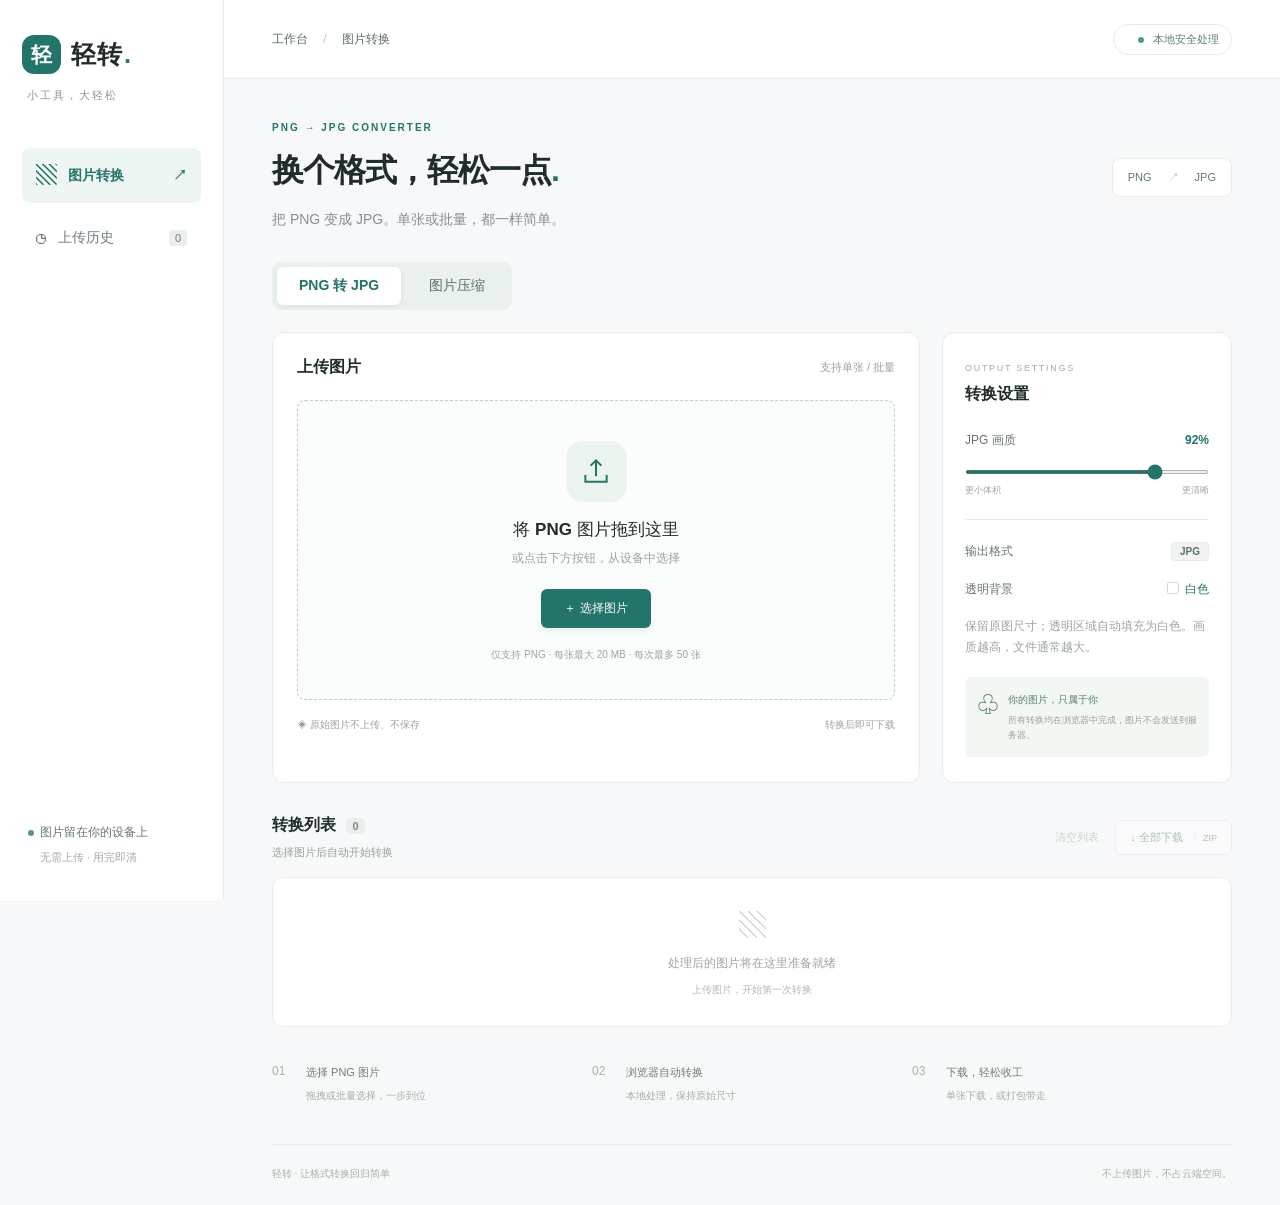
<file: png-to-jpg/index.html>
<!doctype html>
<html lang="zh-CN"><head><meta charset="UTF-8"><meta name="viewport" content="width=device-width,initial-scale=1"><meta name="description" content="在浏览器内转换和压缩图片，支持指定目标大小、批量处理和打包下载。"><title>轻转 · 图片转换与压缩</title><link rel="stylesheet" href="style.css"></head>
<body><aside><a class="brand" href="#convert"><span class="logo">轻</span>轻转<span class="brand-dot">.</span></a><div class="side-caption">小工具，大轻松</div><nav><button class="nav active" data-page="convert"><span>▧</span> 图片转换 <span class="arrow">↗</span></button><button class="nav" data-page="history"><span>◷</span> 上传历史 <span id="historyCount" class="count">0</span></button></nav><div class="side-bottom"><span class="secure-dot"></span>图片留在你的设备上<p>无需上传 · 用完即清</p></div></aside>
<div class="workspace"><header><span id="breadcrumb">工作台 <span>/</span> 图片转换</span><span class="local-badge"><span class="secure-dot"></span> 本地安全处理</span></header><main>
<section id="convertPage"><div class="eyebrow">PNG → JPG CONVERTER</div><div class="title-row"><div><h1>换个格式，轻松一点<span>.</span></h1><p class="subtitle">把 PNG 变成 JPG。单张或批量，都一样简单。</p></div><span class="format-badge">PNG <span>↗</span> JPG</span></div>
<div class="mode-switch" role="group" aria-label="处理模式"><button id="convertMode" class="mode-button selected" aria-pressed="true">PNG 转 JPG</button><button id="compressMode" class="mode-button" aria-pressed="false">图片压缩</button></div>
<div class="convert-grid"><div class="upload-card"><div class="card-head"><h2>上传图片</h2><span>支持单张 / 批量</span></div><label id="dropzone" class="dropzone" tabindex="0" role="button" aria-label="选择或拖入PNG图片"><input id="fileInput" type="file" accept="image/png,.png" multiple hidden><span class="upload-icon"><svg width="32" height="32" viewBox="0 0 24 24" fill="none" stroke="currentColor" stroke-width="1.5"><path d="M12 16V4m-4 4 4-4 4 4M4 15v5h16v-5"/></svg></span><h3>将 PNG 图片拖到这里</h3><p>或点击下方按钮，从设备中选择</p><span class="primary select-btn">＋ 选择图片</span><small>仅支持 PNG · 每张最大 20 MB · 每次最多 50 张</small></label><div class="upload-foot"><span>◈ 原始图片不上传、不保存</span><span>转换后即可下载</span></div></div>
<div class="settings-card"><span class="mini-label">OUTPUT SETTINGS</span><h2 id="settingsTitle">转换设置</h2><div id="targetSettings" hidden><label class="setting-label" for="targetSize">目标大小上限</label><div class="target-input"><input id="targetSize" type="number" value="200" min="0.001" step="any" inputmode="decimal" aria-describedby="targetHelp"><select id="targetUnit" aria-label="目标大小单位"><option value="KB">KB</option><option value="MB">MB</option></select></div><p id="targetHelp">每张图片不超过此大小，支持 1 KB–20 MB。1 KB = 1024 字节。</p></div><div id="qualitySettings"><label class="setting-label" for="quality">JPG 画质 <span id="qualityValue">92%</span></label><input id="quality" type="range" min="60" max="100" value="92"><div class="range-labels"><span>更小体积</span><span>更清晰</span></div></div><div class="setting-divider"></div><div class="setting-label">输出格式 <b id="outputFormat" class="pill">JPG</b></div><div class="setting-label">透明背景 <span class="white-color">白色</span></div><p class="setting-hint">保留原图尺寸；透明区域自动填充为白色。画质越高，文件通常越大。</p><div class="privacy-box"><span>♧</span><div><b>你的图片，只属于你</b><p>所有转换均在浏览器中完成，图片不会发送到服务器。</p></div></div></div></div>
<section class="results"><div class="results-head"><div><h2>转换列表 <span id="resultCount">0</span></h2><p id="resultHint">选择图片后自动开始转换</p></div><div class="actions"><button id="clearResults" class="text-btn" disabled>清空列表</button><button id="downloadAll" class="outline-btn" disabled>↓ 全部下载 <span>ZIP</span></button></div></div><div id="resultList" class="result-list"><div class="empty"><span>▧</span><p>你的 JPG 图片将在这里准备就绪</p><small>上传图片，开始第一次转换</small></div></div></section>
<div class="steps"><div><span>01</span><b>选择 PNG 图片</b><p>拖拽或批量选择，一步到位</p></div><div><span>02</span><b>浏览器自动转换</b><p>本地处理，保持原始尺寸</p></div><div><span>03</span><b>下载，轻松收工</b><p>单张下载，或打包带走</p></div></div></section>
<section id="historyPage" hidden><div class="eyebrow">YOUR ACTIVITY</div><h1>每一次转换，都有迹可循<span>.</span></h1><p class="subtitle">仅记录文件信息，图片不留存。最多保留最近 200 条记录。</p><div class="history-toolbar"><label class="search-box">⌕ <input id="search" placeholder="搜索文件名" aria-label="搜索历史文件名"></label><button id="clearHistory" class="outline-btn">清空历史</button></div><div class="history-note">◈ 记录仅保存在当前浏览器。刷新或关闭页面后，图片即释放，需重新选择原图才能再次下载。</div><div id="historyList"></div></section>
<footer><span>轻转 · 让格式转换回归简单</span><span>不上传图片，不占云端空间。</span></footer></main></div><div id="toast" role="status" aria-live="polite"></div><script src="image-engine.js"></script><script src="app.js"></script></body></html>
</file>
<file: png-to-jpg/style.css>
:root{--bg:#f7f8fa;--ink:#202c2b;--muted:#8a9296;--line:#e8ecec;--green:#227568;--pale:#eef6f3}*{box-sizing:border-box}body{margin:0;background:var(--bg);color:var(--ink);font:14px -apple-system,BlinkMacSystemFont,"Segoe UI","PingFang SC","Microsoft YaHei",sans-serif}button,input{font:inherit}button,a,label[role=button]{-webkit-tap-highlight-color:transparent}button{cursor:pointer}button:disabled{opacity:.4;cursor:not-allowed}button:focus-visible,a:focus-visible,label:focus-visible,input:focus-visible{outline:3px solid #73b9aa;outline-offset:4px}aside{position:fixed;width:224px;inset:0 auto 0 0;background:#fff;border-right:1px solid var(--line);padding:35px 22px;display:flex;flex-direction:column}.brand{text-decoration:none;color:var(--ink);display:flex;align-items:center;gap:10px;font-size:25px;font-weight:750;letter-spacing:1px}.logo{background:var(--green);border-radius:12px;width:39px;height:39px;color:white;display:grid;place-items:center;font-size:21px}.brand-dot{color:var(--green);margin-left:-9px}.side-caption{font-size:11px;letter-spacing:2px;color:var(--muted);margin:14px 0 45px 5px}nav{display:grid;gap:9px}.nav{border:0;background:none;text-align:left;color:#717d7d;padding:14px;border-radius:8px;display:flex;align-items:center;gap:12px}.nav>span:first-child{font-size:20px}.nav.active{color:var(--green);background:var(--pale);font-weight:600}.arrow,.count{margin-left:auto}.count{font-size:11px;background:#e9eeee;padding:2px 6px;border-radius:4px}.side-bottom{margin-top:auto;font-size:12px;color:#647770;padding-left:6px}.side-bottom p{color:#a1aaa7;font-size:11px;margin:9px 0 0 12px}.secure-dot{display:inline-block;width:6px;height:6px;background:#4f9b7e;border-radius:50%;margin-right:6px}.workspace{margin-left:224px}header{height:79px;border-bottom:1px solid var(--line);background:#fff;display:flex;align-items:center;justify-content:space-between;padding:0 48px;font-size:12px;color:#5d6c6a}header span span{margin:0 12px;color:#b6bfbc}.local-badge{border:1px solid #e3eeea;border-radius:20px;padding:7px 12px;color:#5d8174;font-size:11px}main{max-width:1300px;margin:auto;padding:43px 48px 0}.eyebrow{font-size:10px;letter-spacing:2px;color:var(--green);font-weight:650;margin-bottom:16px}h1{font-size:32px;letter-spacing:-1px;margin:0;font-weight:650}h1>span{color:var(--green)}.subtitle{color:#85908e;margin:15px 0 30px;line-height:1.7}.title-row{display:flex;align-items:flex-start;justify-content:space-between;gap:15px}.format-badge{background:#fff;border:1px solid var(--line);border-radius:8px;padding:11px 15px;color:#627773;font-size:11px;margin-top:9px;white-space:nowrap}.format-badge span{margin:0 13px;color:#9aafa7}.convert-grid{display:grid;grid-template-columns:minmax(0,1fr) 290px;gap:22px}.upload-card,.settings-card{background:#fff;border:1px solid var(--line);border-radius:12px}.upload-card{padding:24px}.card-head{display:flex;justify-content:space-between;align-items:center;margin-bottom:22px}h2{font-size:16px;margin:0;font-weight:600}.card-head>span{font-size:11px;color:#99a19f}.dropzone{border:1.5px dashed #b9d2c9;background:#fafdfb;border-radius:8px;min-height:300px;display:flex;align-items:center;justify-content:center;flex-direction:column;cursor:pointer;transition:.2s}.dropzone:hover,.dropzone.drag{background:#eff8f3;border-color:var(--green)}.dropzone.busy{opacity:.6;cursor:progress}.upload-icon{width:61px;height:61px;background:#eaf3ed;border-radius:17px;display:grid;place-items:center;color:var(--green);margin:3px 0 16px}.dropzone h3{font-size:17px;font-weight:550;margin:0 0 9px}.dropzone p{font-size:12px;color:#99a39e;margin:0}.primary{background:var(--green);color:white;border:0;padding:11px 23px;border-radius:6px;font-size:12px}.select-btn{margin:22px 0 20px;box-shadow:0 4px 8px #22756815}.dropzone small{color:#9aa59f;font-size:10px}.upload-foot{display:flex;justify-content:space-between;gap:12px;color:#98a29d;font-size:10px;margin-top:18px}.settings-card{padding:25px 22px}.mini-label{font-size:9px;color:#a3aaa8;letter-spacing:1.7px}.settings-card h2{margin:10px 0 27px}.setting-label{font-size:12px;display:flex;align-items:center;justify-content:space-between;margin:20px 0 12px;color:#66746e}.setting-label span{color:var(--green);font-variant-numeric:tabular-nums}.setting-label #qualityValue{font-weight:600}input[type=range]{width:100%;height:4px;accent-color:var(--green);margin:6px 0 10px}.range-labels{display:flex;justify-content:space-between;font-size:9px;color:#9ca7a2}.setting-divider{height:1px;background:var(--line);margin:22px 0}.pill{font-size:10px;background:#f0f3f2;border:1px solid var(--line);padding:3px 8px;border-radius:4px;color:#5d7269}.white-color:before{content:"";display:inline-block;width:10px;height:10px;border:1px solid #d2dad6;border-radius:2px;margin-right:6px;vertical-align:-1px}.setting-hint{font-size:10px;line-height:1.8;color:#9ba5a0;margin:18px 0}.privacy-box{background:#f3f7f4;padding:13px 12px;border-radius:6px;display:flex;gap:9px;color:#56816e}.privacy-box>span{font-size:22px}.privacy-box b{font-size:10px;font-weight:500}.privacy-box p{color:#92a398;font-size:9px;line-height:1.7;margin:6px 0 0}.results{margin-top:32px}.results-head{display:flex;justify-content:space-between;align-items:center;gap:12px;margin-bottom:17px}.results-head h2 span{font-size:11px;background:#e9eeee;border-radius:5px;padding:2px 6px;margin-left:6px;color:#7d8984}.results-head p{color:#97a19d;font-size:11px;margin:9px 0 0}.actions{display:flex;gap:16px}.text-btn{background:none;border:0;color:#8d9a93;font-size:11px;padding:8px 0}.outline-btn{border:1px solid #dce4e0;background:#fff;padding:9px 14px;border-radius:6px;color:#426d5b;font-size:11px}.outline-btn span{font-size:9px;border-left:1px solid #dce4e0;margin-left:8px;padding-left:8px}.result-list{background:#fff;border:1px solid var(--line);border-radius:10px;overflow:hidden}.empty{padding:29px;text-align:center;color:#9ca7a0}.empty>span{font-size:27px;color:#bbc7bf}.empty p{font-size:12px;margin:12px 0 8px}.empty small{font-size:10px;color:#b0b8b3}.file-row{padding:15px 20px;display:flex;align-items:center;gap:14px;border-bottom:1px solid var(--line)}.file-row:last-child{border:0}.file-icon{width:39px;height:44px;border:1px solid #dfe9e3;border-radius:6px;background:#f2f7f3;color:#6b947c;display:grid;place-items:center;font-size:9px;flex-shrink:0}.file-info{flex:1;min-width:0}.file-name{font-size:12px;overflow:hidden;text-overflow:ellipsis;white-space:nowrap;display:block}.file-meta{font-size:10px;color:#99a49e;margin-top:6px;line-height:1.6}.file-status{color:#4e9472;font-size:10px;white-space:nowrap}.file-status.error{color:#b57661}.download-btn{color:var(--green);background:#f0f7f2;border:0;border-radius:5px;padding:7px 10px;font-size:11px;white-space:nowrap}.steps{display:grid;grid-template-columns:repeat(3,1fr);margin:36px 0 32px}.steps>div{position:relative;padding-left:34px}.steps>div>span{position:absolute;left:0;top:1px;color:#9fb6a8;font-size:12px}.steps b{font-size:11px;font-weight:500;color:#6d7e73}.steps p{font-size:10px;color:#a4aea7;margin:9px 0}footer{border-top:1px solid var(--line);display:flex;justify-content:space-between;padding:22px 0 24px;color:#a6afaa;font-size:10px}.history-toolbar{display:flex;justify-content:space-between;margin:30px 0 16px;gap:15px}.search-box{background:white;border:1px solid var(--line);padding:8px 12px;border-radius:6px;color:#8d9c94}.search-box input{border:0;outline:none;margin-left:8px;font-size:12px;width:210px}.history-note{font-size:11px;color:#7d9184;background:#edf3ee;padding:14px;border-radius:6px;margin-bottom:24px;line-height:1.7}#historyList{background:white;border:1px solid var(--line);border-radius:10px;overflow:hidden;min-height:180px;margin-bottom:50px}#toast{position:fixed;bottom:28px;left:calc(50% + 80px);transform:translateX(-50%);background:#263e35;color:white;border-radius:8px;padding:12px 22px;font-size:12px;box-shadow:0 4px 20px #0002;opacity:0;pointer-events:none;transition:.2s;max-width:90vw;z-index:10}#toast.show{opacity:1}[hidden]{display:none!important}@media(min-width:1500px){main{padding-top:60px}.dropzone{min-height:330px}}@media(max-width:1100px){aside{width:190px}.workspace{margin-left:190px}main{padding:32px 28px 0}header{padding:0 28px}.convert-grid{grid-template-columns:minmax(0,1fr) 250px;gap:16px}.upload-card{padding:20px}.dropzone small{font-size:9px}.format-badge{display:none}h1{font-size:29px}}@media(max-width:800px){aside{position:static;width:auto;padding:15px 20px;flex-direction:row;align-items:center;border-bottom:1px solid var(--line);gap:22px}.brand{font-size:21px}.logo{width:32px;height:32px;font-size:17px}.side-caption,.side-bottom,.arrow,.count{display:none}nav{display:flex;margin-left:auto;gap:4px}.nav{padding:9px;font-size:12px;gap:5px}.workspace{margin:0}header{height:52px;padding:0 20px}main{padding:28px 20px 0}.convert-grid{grid-template-columns:1fr}.settings-card{padding:20px}.settings-card h2{margin-bottom:18px}.privacy-box{margin-top:20px}.setting-divider{margin:16px 0}h1{font-size:27px}.dropzone{min-height:280px}.steps>div{padding-left:26px}.steps p{font-size:9px}.file-row{padding:14px 12px;gap:10px}.file-status{display:none}#toast{left:50%}footer{gap:20px;font-size:9px}.history-toolbar{margin-top:20px}.search-box input{width:150px}}@media(prefers-reduced-motion:reduce){*{transition:none!important}}

.mode-switch{display:flex;gap:6px;margin:0 0 22px;background:#eaf0ed;padding:5px;border-radius:9px;width:fit-content}.mode-button{padding:10px 22px;border:0;border-radius:6px;color:#567166;background:transparent;font-size:14px}.mode-button.selected{background:#fff;color:var(--green);box-shadow:0 2px 5px #193f2010;font-weight:600}.target-input{display:flex;gap:8px}.target-input input{min-width:0;width:100%;border:1px solid #cedbd4;border-radius:6px;padding:10px;font-size:16px;color:var(--ink)}.target-input select{border:1px solid #cedbd4;background:#fff;padding:8px;border-radius:6px;color:var(--green);font-size:14px}#targetHelp{font-size:12px;color:#6e8076;line-height:1.7}.setting-hint{font-size:12px}.file-meta{font-size:12px}.file-name{font-size:14px}.file-row{align-items:flex-start}.file-status{padding-top:6px}@media(max-width:800px){.results-head{align-items:flex-start;flex-wrap:wrap}.actions{gap:14px}.setting-label{font-size:14px}}
</file>
